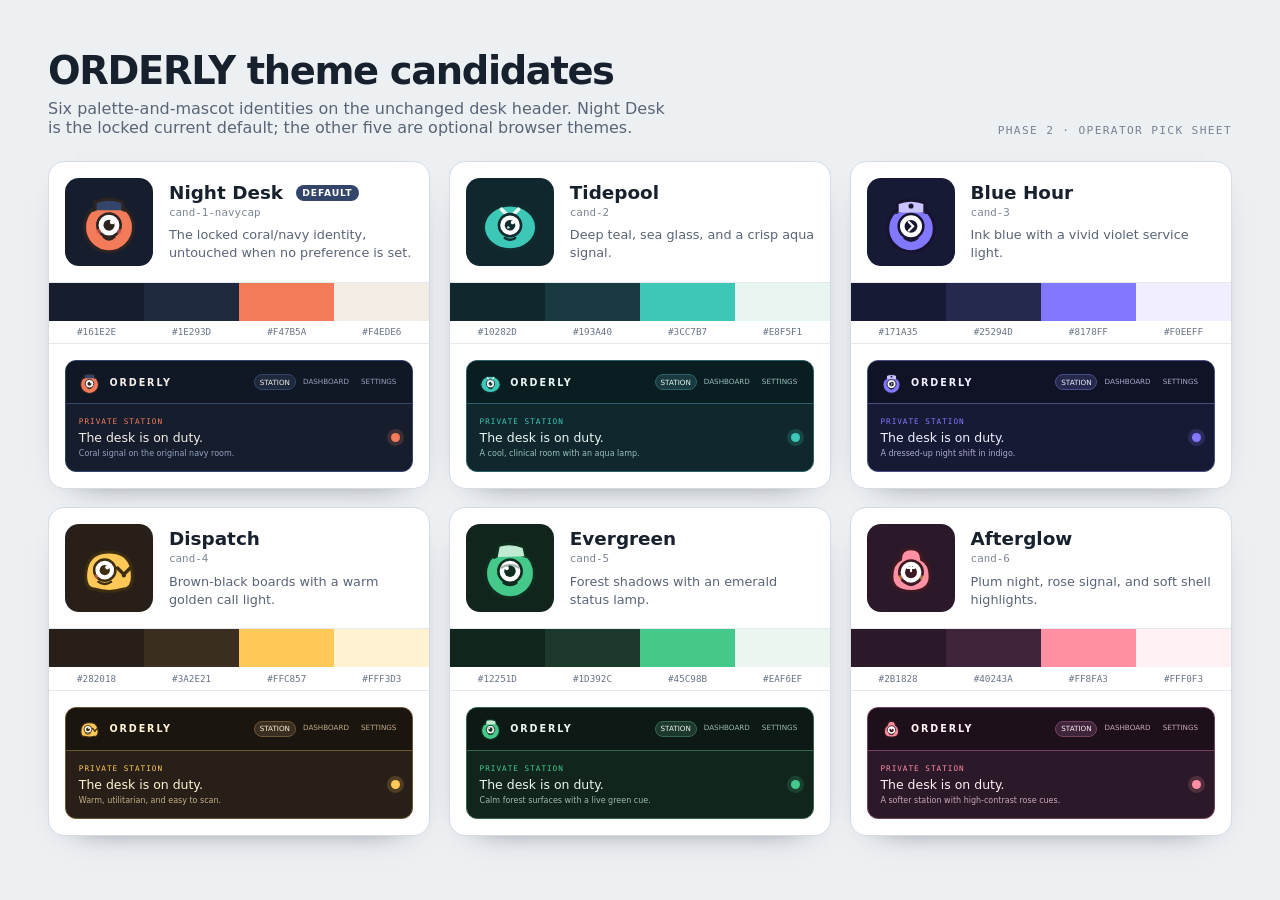
<file: assets/theme-candidates/contact-sheet.html>
<!doctype html>
<html lang="en">
  <head>
    <meta charset="utf-8" />
    <meta name="viewport" content="width=device-width, initial-scale=1" />
    <title>ORDERLY theme candidates</title>
    <style>
      * { box-sizing: border-box; }
      body {
        margin: 0;
        padding: clamp(1.25rem, 4vw, 3rem);
        color: #17202d;
        background: #edf0f3;
        font-family: ui-sans-serif, -apple-system, BlinkMacSystemFont, "Segoe UI", system-ui, sans-serif;
      }
      .sheet { max-width: 1500px; margin: 0 auto; }
      .sheet__head { display: flex; align-items: end; justify-content: space-between; gap: 2rem; margin-bottom: 1.5rem; }
      h1 { margin: 0; font-size: clamp(1.7rem, 3vw, 2.55rem); letter-spacing: -0.035em; }
      .intro { max-width: 62ch; margin: 0.35rem 0 0; color: #596476; }
      .key { margin: 0; color: #788292; font: 0.7rem ui-monospace, SFMono-Regular, Menlo, monospace; text-transform: uppercase; letter-spacing: 0.12em; white-space: nowrap; }
      .grid { display: grid; grid-template-columns: repeat(3, minmax(0, 1fr)); gap: 1.15rem; }
      .card {
        --ground: #161e2e; --deep: #101725; --surface: #1e293d; --line: #33456b;
        --accent: #f47b5a; --cream: #f4ede6; --muted: #94a3be;
        overflow: hidden;
        border: 1px solid #d6dbe2;
        border-radius: 16px;
        background: #fff;
        box-shadow: 0 12px 34px -28px #101725;
      }
      .card--tide { --ground:#10282d; --deep:#0a1d21; --surface:#193a40; --line:#2c6267; --accent:#3cc7b7; --cream:#e8f5f1; --muted:#9abfba; }
      .card--blue { --ground:#171a35; --deep:#101226; --surface:#25294d; --line:#494f82; --accent:#8178ff; --cream:#f0eeff; --muted:#aba9cc; }
      .card--dispatch { --ground:#282018; --deep:#1b1510; --surface:#3a2e21; --line:#6d5534; --accent:#ffc857; --cream:#fff3d3; --muted:#c2ad88; }
      .card--green { --ground:#12251d; --deep:#0c1914; --surface:#1d392c; --line:#37664e; --accent:#45c98b; --cream:#eaf6ef; --muted:#9ebcad; }
      .card--rose { --ground:#2b1828; --deep:#1d101b; --surface:#40243a; --line:#73435f; --accent:#ff8fa3; --cream:#fff0f3; --muted:#c9a9b8; }
      .card__top { display: grid; grid-template-columns: 88px 1fr; gap: 1rem; align-items: center; padding: 1rem; }
      .mascot-well { display: grid; place-items: center; width: 88px; height: 88px; border-radius: 14px; background: var(--ground); }
      .mascot-well svg { width: 68px; height: 68px; }
      .name { margin: 0; font-size: 1.15rem; }
      .candidate { display: block; margin-top: 0.2rem; color: #7c8694; font: 0.68rem ui-monospace, SFMono-Regular, Menlo, monospace; }
      .description { margin: 0.45rem 0 0; color: #596476; font-size: 0.8rem; line-height: 1.4; }
      .default { display: inline-block; margin-left: 0.4rem; padding: 0.15rem 0.4rem; border-radius: 999px; color: #fff; background: #33456b; font-size: 0.58rem; letter-spacing: 0.09em; text-transform: uppercase; vertical-align: 0.15rem; }
      .palette { display: grid; grid-template-columns: repeat(4, 1fr); border-top: 1px solid #e6e9ee; border-bottom: 1px solid #e6e9ee; }
      .swatch { min-width: 0; }
      .swatch__color { display: block; height: 38px; background: var(--swatch); }
      .swatch__label { display: block; padding: 0.35rem 0.25rem; overflow: hidden; color: #687386; font: 0.58rem ui-monospace, SFMono-Regular, Menlo, monospace; text-align: center; white-space: nowrap; }
      .mock { margin: 1rem; overflow: hidden; border: 1px solid var(--line); border-radius: 11px; color: var(--cream); background: var(--ground); }
      .mock__bar { display: flex; align-items: center; gap: 0.45rem; min-height: 42px; padding: 0.55rem 0.7rem; border-bottom: 1px solid var(--line); background: var(--deep); }
      .mock__mark { width: 25px; height: 25px; }
      .mock__word { font-size: 0.6rem; font-weight: 800; letter-spacing: 0.2em; text-transform: uppercase; }
      .mock__nav { display: flex; gap: 0.15rem; margin-left: auto; }
      .mock__nav span { padding: 0.15rem 0.3rem; color: var(--muted); font-size: 0.45rem; text-transform: uppercase; }
      .mock__nav .on { border: 1px solid var(--line); border-radius: 999px; color: var(--cream); background: var(--surface); }
      .mock__body { display: grid; grid-template-columns: 1fr auto; gap: 0.75rem; align-items: center; padding: 0.8rem; }
      .mock__eyebrow { margin: 0 0 0.25rem; color: var(--accent); font: 0.48rem ui-monospace, SFMono-Regular, Menlo, monospace; letter-spacing: 0.13em; text-transform: uppercase; }
      .mock__title { margin: 0; font-size: 0.78rem; }
      .mock__copy { margin: 0.25rem 0 0; color: var(--muted); font-size: 0.5rem; }
      .mock__lamp { width: 9px; height: 9px; border-radius: 50%; background: var(--accent); box-shadow: 0 0 0 4px color-mix(in srgb, var(--accent) 18%, transparent); }
      @media (max-width: 1050px) { .grid { grid-template-columns: repeat(2, minmax(0, 1fr)); } }
      @media (max-width: 680px) { .sheet__head { display: block; } .key { margin-top: 0.75rem; } .grid { grid-template-columns: 1fr; } }
      @media print { body { padding: 0.4in; background: #fff; } .grid { gap: 0.12in; } .card { break-inside: avoid; box-shadow: none; } }
    </style>
  </head>
  <body>
    <svg width="0" height="0" aria-hidden="true" style="position:absolute">
      <defs>
        <symbol id="m-night" viewBox="0 0 32 32"><circle cx="16" cy="18.5" r="11.5" fill="#F47B5A" stroke="#2D2422" stroke-width="1.4"/><path d="M8.5 10.5 Q16 6.5 23.5 10.5" fill="none" stroke="#2D2422" stroke-width="1.4" stroke-linecap="round"/><path d="M9.5 10.5 L9.5 6.5 Q16 4 22.5 6.5 L22.5 10.5" fill="#33456B" stroke="#2D2422" stroke-width="1.4"/><circle cx="16" cy="17.5" r="5.5" fill="#fff" stroke="#2D2422" stroke-width="1.2"/><circle cx="16" cy="17.5" r="2.6" fill="#2D2422"/><circle cx="17.5" cy="16" r="1.1" fill="#fff"/><path d="M13.5 23 Q16 25.5 18.5 23" fill="none" stroke="#2D2422" stroke-width="1.2" stroke-linecap="round"/><circle cx="11" cy="20.5" r="1.2" fill="#E85D5D" opacity=".6"/><circle cx="21" cy="20.5" r="1.2" fill="#E85D5D" opacity=".6"/></symbol>
        <symbol id="m-tide" viewBox="0 0 32 32"><ellipse cx="16" cy="18.5" rx="12.5" ry="10.5" fill="#3CC7B7" stroke="#102C31" stroke-width="1.4"/><path d="M12 10 L16 14 L20 10" fill="none" stroke="#E8F5F1" stroke-width="1.8" stroke-linecap="round" stroke-linejoin="round"/><circle cx="16" cy="17.5" r="5.2" fill="#fff" stroke="#102C31" stroke-width="1.2"/><circle cx="16" cy="17.5" r="2.5" fill="#102C31"/><circle cx="17.3" cy="16.2" r=".9" fill="#fff"/><circle cx="15.2" cy="18.6" r=".6" fill="#fff" opacity=".8"/><path d="M13.5 23.5 Q16 25.2 18.5 23.5" fill="none" stroke="#102C31" stroke-width="1.1" stroke-linecap="round"/></symbol>
        <symbol id="m-blue" viewBox="0 0 32 32"><circle cx="16" cy="19" r="11" fill="#8178FF" stroke="#18142F" stroke-width="1.5"/><path d="M9 11.5 Q16 8 23 11.5" fill="none" stroke="#18142F" stroke-width="1.4" stroke-linecap="round"/><path d="M9.5 11.5 L9.5 7 Q16 4.5 22.5 7 L22.5 11.5" fill="#C9C4FF" stroke="#18142F" stroke-width="1.4"/><circle cx="16" cy="8.5" r="1.2" fill="#18142F"/><circle cx="16" cy="18" r="5.8" fill="#fff" stroke="#18142F" stroke-width="1.2"/><circle cx="16" cy="18" r="3" fill="#18142F"/><path d="M15 16 L17 18 L15 20" fill="none" stroke="#fff" stroke-width="1" stroke-linecap="round"/><path d="M13 23.5 Q16 26 19 23.5" fill="none" stroke="#18142F" stroke-width="1.2" stroke-linecap="round"/></symbol>
        <symbol id="m-dispatch" viewBox="0 0 32 32"><path d="M9.5 26 Q5 26 5 20 Q5 11 12 9 Q16 8 20 9 Q27 11 27 20 Q27 26 22.5 26 Q16 28 9.5 26 Z" fill="#FFC857" stroke="#3D2E10" stroke-width="1.4"/><path d="M20 16 L23 19 L26 16" fill="none" stroke="#3D2E10" stroke-width="1.6" stroke-linecap="round"/><circle cx="23" cy="19.5" r="1" fill="#3D2E10"/><circle cx="14" cy="17" r="5" fill="#fff" stroke="#3D2E10" stroke-width="1.2"/><circle cx="14" cy="17" r="2.4" fill="#3D2E10"/><circle cx="15.2" cy="15.7" r="1" fill="#fff"/><path d="M11 22.5 Q14 24.5 17 22.5" fill="none" stroke="#3D2E10" stroke-width="1.1" stroke-linecap="round"/><circle cx="10" cy="20" r="1.1" fill="#ED7758" opacity=".55"/></symbol>
        <symbol id="m-green" viewBox="0 0 32 32"><circle cx="16" cy="18.5" r="11.5" fill="#45C98B" stroke="#0F2E1F" stroke-width="1.4"/><path d="M8.5 11 Q16 7 23.5 10.5" fill="none" stroke="#0F2E1F" stroke-width="1.4" stroke-linecap="round"/><path d="M9.5 10.8 L10.5 5.5 Q16 3.5 22.5 6 L23.5 10.5" fill="#BFEBD3" stroke="#0F2E1F" stroke-width="1.4"/><circle cx="16" cy="17.5" r="5.5" fill="#fff" stroke="#0F2E1F" stroke-width="1.2"/><circle cx="16" cy="17.5" r="2.7" fill="#0F2E1F"/><circle cx="14.5" cy="16" r="1" fill="#fff"/><path d="M11.5 16 Q16 13 20.5 16" fill="none" stroke="#0F2E1F" stroke-width="1" opacity=".35"/><path d="M13 23 Q16 25 19 23" fill="none" stroke="#0F2E1F" stroke-width="1.2" stroke-linecap="round"/></symbol>
        <symbol id="m-rose" viewBox="0 0 32 32"><path d="M16 7 Q21 7 21 12 Q25 14 25 20 Q25 27 16 27 Q7 27 7 20 Q7 14 11 12 Q11 7 16 7 Z" fill="#FF8FA3" stroke="#3D1A22" stroke-width="1.4"/><circle cx="16" cy="18" r="5.5" fill="#fff" stroke="#3D1A22" stroke-width="1.2"/><circle cx="16" cy="18" r="2.8" fill="#3D1A22"/><path d="M14.5 16 L17.5 16 M16 14.5 L16 17.5" fill="none" stroke="#fff" stroke-width="1" stroke-linecap="round"/><path d="M13.5 23 Q16 25 18.5 23" fill="none" stroke="#3D1A22" stroke-width="1.1" stroke-linecap="round"/><circle cx="11" cy="20.5" r="1.1" fill="#FFB06E" opacity=".55"/><circle cx="21" cy="20.5" r="1.1" fill="#FFB06E" opacity=".55"/></symbol>
      </defs>
    </svg>
    <main class="sheet">
      <header class="sheet__head">
        <div><h1>ORDERLY theme candidates</h1><p class="intro">Six palette-and-mascot identities on the unchanged desk header. Night Desk is the locked current default; the other five are optional browser themes.</p></div>
        <p class="key">Phase 2 · operator pick sheet</p>
      </header>
      <div class="grid">
        <article class="card">
          <div class="card__top"><div class="mascot-well"><svg><use href="#m-night"/></svg></div><div><h2 class="name">Night Desk <span class="default">Default</span></h2><span class="candidate">cand-1-navycap</span><p class="description">The locked coral/navy identity, untouched when no preference is set.</p></div></div>
          <div class="palette"><div class="swatch"><span class="swatch__color" style="--swatch:#161E2E"></span><span class="swatch__label">#161E2E</span></div><div class="swatch"><span class="swatch__color" style="--swatch:#1E293D"></span><span class="swatch__label">#1E293D</span></div><div class="swatch"><span class="swatch__color" style="--swatch:#F47B5A"></span><span class="swatch__label">#F47B5A</span></div><div class="swatch"><span class="swatch__color" style="--swatch:#F4EDE6"></span><span class="swatch__label">#F4EDE6</span></div></div>
          <div class="mock"><div class="mock__bar"><svg class="mock__mark"><use href="#m-night"/></svg><span class="mock__word">Orderly</span><div class="mock__nav"><span class="on">Station</span><span>Dashboard</span><span>Settings</span></div></div><div class="mock__body"><div><p class="mock__eyebrow">Private station</p><p class="mock__title">The desk is on duty.</p><p class="mock__copy">Coral signal on the original navy room.</p></div><span class="mock__lamp"></span></div></div>
        </article>
        <article class="card card--tide">
          <div class="card__top"><div class="mascot-well"><svg><use href="#m-tide"/></svg></div><div><h2 class="name">Tidepool</h2><span class="candidate">cand-2</span><p class="description">Deep teal, sea glass, and a crisp aqua signal.</p></div></div>
          <div class="palette"><div class="swatch"><span class="swatch__color" style="--swatch:#10282D"></span><span class="swatch__label">#10282D</span></div><div class="swatch"><span class="swatch__color" style="--swatch:#193A40"></span><span class="swatch__label">#193A40</span></div><div class="swatch"><span class="swatch__color" style="--swatch:#3CC7B7"></span><span class="swatch__label">#3CC7B7</span></div><div class="swatch"><span class="swatch__color" style="--swatch:#E8F5F1"></span><span class="swatch__label">#E8F5F1</span></div></div>
          <div class="mock"><div class="mock__bar"><svg class="mock__mark"><use href="#m-tide"/></svg><span class="mock__word">Orderly</span><div class="mock__nav"><span class="on">Station</span><span>Dashboard</span><span>Settings</span></div></div><div class="mock__body"><div><p class="mock__eyebrow">Private station</p><p class="mock__title">The desk is on duty.</p><p class="mock__copy">A cool, clinical room with an aqua lamp.</p></div><span class="mock__lamp"></span></div></div>
        </article>
        <article class="card card--blue">
          <div class="card__top"><div class="mascot-well"><svg><use href="#m-blue"/></svg></div><div><h2 class="name">Blue Hour</h2><span class="candidate">cand-3</span><p class="description">Ink blue with a vivid violet service light.</p></div></div>
          <div class="palette"><div class="swatch"><span class="swatch__color" style="--swatch:#171A35"></span><span class="swatch__label">#171A35</span></div><div class="swatch"><span class="swatch__color" style="--swatch:#25294D"></span><span class="swatch__label">#25294D</span></div><div class="swatch"><span class="swatch__color" style="--swatch:#8178FF"></span><span class="swatch__label">#8178FF</span></div><div class="swatch"><span class="swatch__color" style="--swatch:#F0EEFF"></span><span class="swatch__label">#F0EEFF</span></div></div>
          <div class="mock"><div class="mock__bar"><svg class="mock__mark"><use href="#m-blue"/></svg><span class="mock__word">Orderly</span><div class="mock__nav"><span class="on">Station</span><span>Dashboard</span><span>Settings</span></div></div><div class="mock__body"><div><p class="mock__eyebrow">Private station</p><p class="mock__title">The desk is on duty.</p><p class="mock__copy">A dressed-up night shift in indigo.</p></div><span class="mock__lamp"></span></div></div>
        </article>
        <article class="card card--dispatch">
          <div class="card__top"><div class="mascot-well"><svg><use href="#m-dispatch"/></svg></div><div><h2 class="name">Dispatch</h2><span class="candidate">cand-4</span><p class="description">Brown-black boards with a warm golden call light.</p></div></div>
          <div class="palette"><div class="swatch"><span class="swatch__color" style="--swatch:#282018"></span><span class="swatch__label">#282018</span></div><div class="swatch"><span class="swatch__color" style="--swatch:#3A2E21"></span><span class="swatch__label">#3A2E21</span></div><div class="swatch"><span class="swatch__color" style="--swatch:#FFC857"></span><span class="swatch__label">#FFC857</span></div><div class="swatch"><span class="swatch__color" style="--swatch:#FFF3D3"></span><span class="swatch__label">#FFF3D3</span></div></div>
          <div class="mock"><div class="mock__bar"><svg class="mock__mark"><use href="#m-dispatch"/></svg><span class="mock__word">Orderly</span><div class="mock__nav"><span class="on">Station</span><span>Dashboard</span><span>Settings</span></div></div><div class="mock__body"><div><p class="mock__eyebrow">Private station</p><p class="mock__title">The desk is on duty.</p><p class="mock__copy">Warm, utilitarian, and easy to scan.</p></div><span class="mock__lamp"></span></div></div>
        </article>
        <article class="card card--green">
          <div class="card__top"><div class="mascot-well"><svg><use href="#m-green"/></svg></div><div><h2 class="name">Evergreen</h2><span class="candidate">cand-5</span><p class="description">Forest shadows with an emerald status lamp.</p></div></div>
          <div class="palette"><div class="swatch"><span class="swatch__color" style="--swatch:#12251D"></span><span class="swatch__label">#12251D</span></div><div class="swatch"><span class="swatch__color" style="--swatch:#1D392C"></span><span class="swatch__label">#1D392C</span></div><div class="swatch"><span class="swatch__color" style="--swatch:#45C98B"></span><span class="swatch__label">#45C98B</span></div><div class="swatch"><span class="swatch__color" style="--swatch:#EAF6EF"></span><span class="swatch__label">#EAF6EF</span></div></div>
          <div class="mock"><div class="mock__bar"><svg class="mock__mark"><use href="#m-green"/></svg><span class="mock__word">Orderly</span><div class="mock__nav"><span class="on">Station</span><span>Dashboard</span><span>Settings</span></div></div><div class="mock__body"><div><p class="mock__eyebrow">Private station</p><p class="mock__title">The desk is on duty.</p><p class="mock__copy">Calm forest surfaces with a live green cue.</p></div><span class="mock__lamp"></span></div></div>
        </article>
        <article class="card card--rose">
          <div class="card__top"><div class="mascot-well"><svg><use href="#m-rose"/></svg></div><div><h2 class="name">Afterglow</h2><span class="candidate">cand-6</span><p class="description">Plum night, rose signal, and soft shell highlights.</p></div></div>
          <div class="palette"><div class="swatch"><span class="swatch__color" style="--swatch:#2B1828"></span><span class="swatch__label">#2B1828</span></div><div class="swatch"><span class="swatch__color" style="--swatch:#40243A"></span><span class="swatch__label">#40243A</span></div><div class="swatch"><span class="swatch__color" style="--swatch:#FF8FA3"></span><span class="swatch__label">#FF8FA3</span></div><div class="swatch"><span class="swatch__color" style="--swatch:#FFF0F3"></span><span class="swatch__label">#FFF0F3</span></div></div>
          <div class="mock"><div class="mock__bar"><svg class="mock__mark"><use href="#m-rose"/></svg><span class="mock__word">Orderly</span><div class="mock__nav"><span class="on">Station</span><span>Dashboard</span><span>Settings</span></div></div><div class="mock__body"><div><p class="mock__eyebrow">Private station</p><p class="mock__title">The desk is on duty.</p><p class="mock__copy">A softer station with high-contrast rose cues.</p></div><span class="mock__lamp"></span></div></div>
        </article>
      </div>
    </main>
  </body>
</html>
</file>
